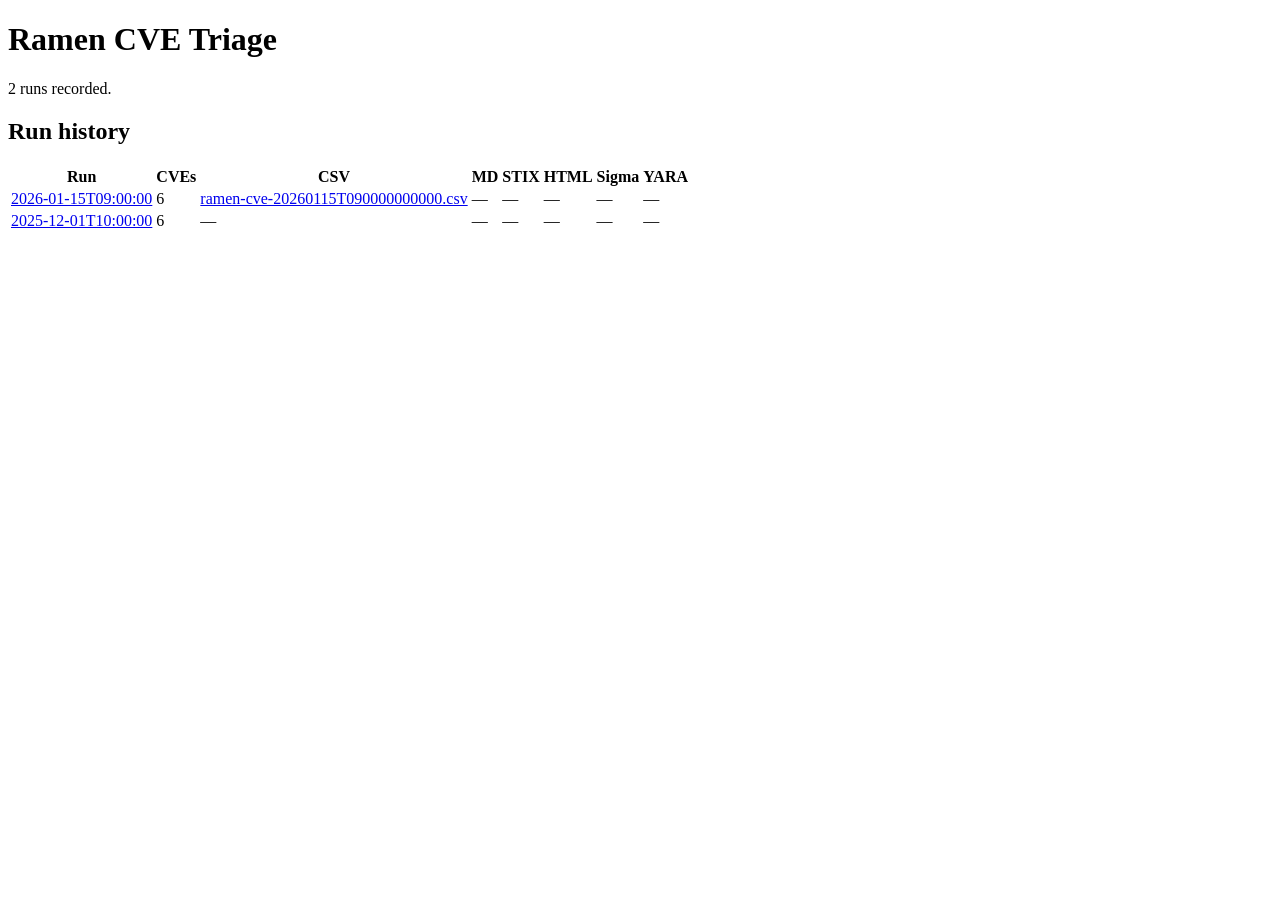
<file: examples/_web-sample/index.html>
<!doctype html>
<html lang="en">
<head>
<meta charset="utf-8">
<meta name="generator" content="ramen-cve 0.2.0">
<title>Ramen CVE Triage</title>
<link rel="stylesheet" href="static/style.css">
</head>
<body>
<h1>Ramen CVE Triage</h1>
<p>2 runs recorded.</p>
<h2>Run history</h2>
<table>
<tr><th>Run</th><th>CVEs</th><th>CSV</th><th>MD</th><th>STIX</th><th>HTML</th><th>Sigma</th><th>YARA</th></tr>
<tr><td><a href="runs/2026-01-15T09-00-00.html">2026-01-15T09:00:00</a></td><td>6</td><td><a href="out/ramen-cve-20260115T090000000000.csv">ramen-cve-20260115T090000000000.csv</a></td><td>—</td><td>—</td><td>—</td><td>—</td><td>—</td></tr>
<tr><td><a href="runs/2025-12-01T10-00-00.html">2025-12-01T10:00:00</a></td><td>6</td><td>—</td><td>—</td><td>—</td><td>—</td><td>—</td><td>—</td></tr>
</table>
</body>
</html>
</file>
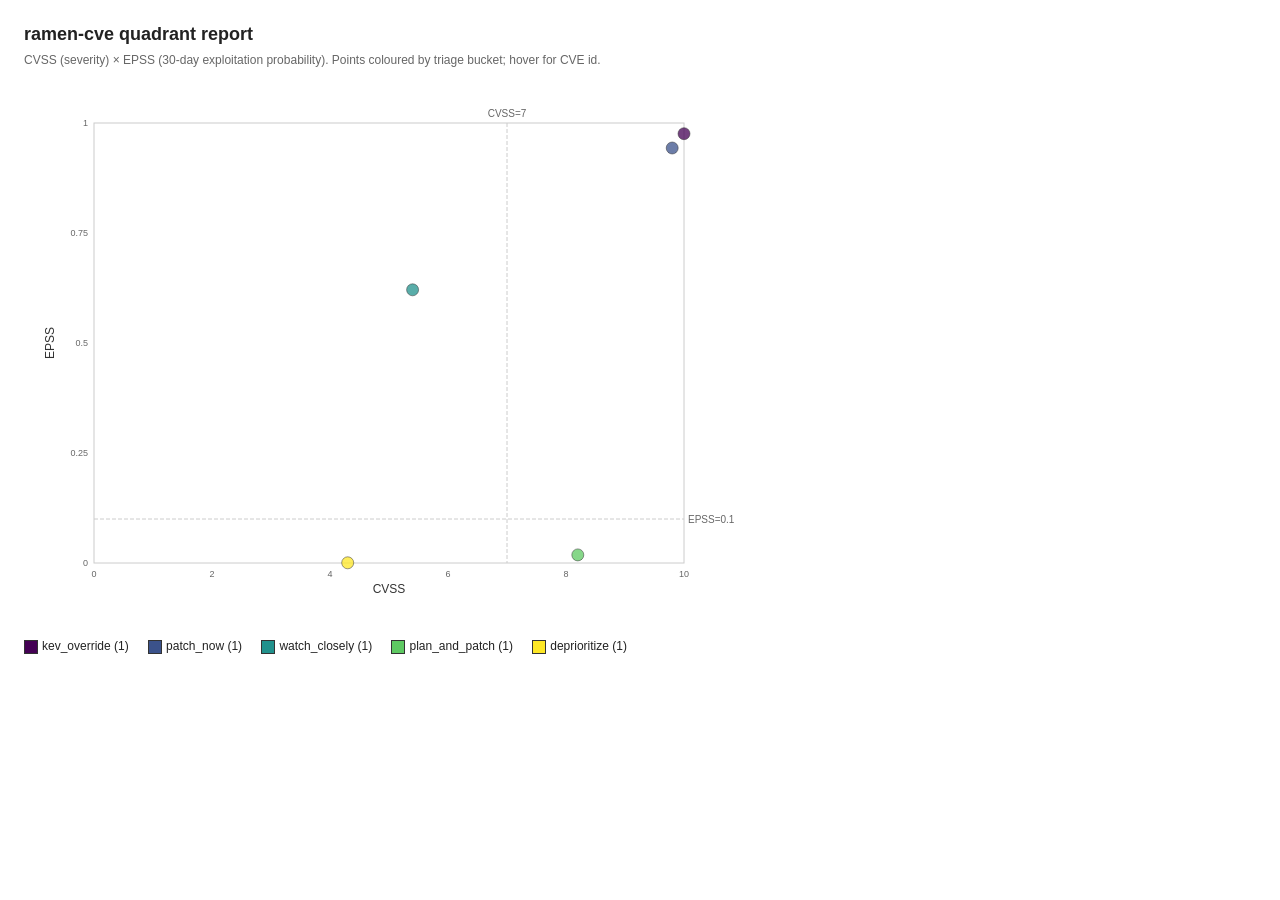
<file: examples/sample-quadrant.html>
<!DOCTYPE html>
<html lang="en">
<head>
<meta charset="utf-8">
<title>ramen-cve quadrant report</title>
<style>
body { font-family: -apple-system, BlinkMacSystemFont, "Segoe UI", Helvetica, Arial, sans-serif; margin: 24px; color: #222; }
h1 { font-size: 18px; margin: 0 0 8px; }
.meta { color: #666; font-size: 12px; margin: 0 0 16px; }
.chart { max-width: 720px; }
.legend { list-style: none; padding: 0; margin: 12px 0 0; font-size: 12px; }
.legend li { display: inline-block; margin-right: 16px; margin-bottom: 4px; }
.swatch { display: inline-block; width: 12px; height: 12px; margin-right: 4px; vertical-align: middle; border: 1px solid #333; }
svg circle { cursor: default; }
svg circle:hover { stroke-width: 2; }
@media print { body { margin: 0; } }
</style>
</head>
<body>
<h1>ramen-cve quadrant report</h1>
<p class="meta">CVSS (severity) × EPSS (30-day exploitation probability). Points coloured by triage bucket; hover for CVE id.</p>
<div class="chart">
<svg xmlns="http://www.w3.org/2000/svg" viewBox="0 0 720 540" role="img" aria-label="CVSS by EPSS quadrant chart">
<rect class="plot-frame" x="70" y="40" width="590" height="440" fill="none" stroke="#cccccc" stroke-width="1"/>
<line class="threshold cvss-threshold" x1="483.0" y1="40" x2="483.0" y2="480" stroke="#cccccc" stroke-dasharray="4,2" stroke-width="1"/>
<line class="threshold epss-threshold" x1="70" y1="436.0" x2="660" y2="436.0" stroke="#cccccc" stroke-dasharray="4,2" stroke-width="1"/>
<text class="threshold-label" x="483.0" y="34" text-anchor="middle" font-size="10" fill="#666666">CVSS=7</text>
<text class="threshold-label" x="664" y="436.0" text-anchor="start" font-size="10" fill="#666666" dy="0.35em">EPSS=0.1</text>
<text class="axis-label x-axis" x="365.0" y="510" text-anchor="middle" font-size="12" fill="#333333">CVSS</text>
<text class="axis-label y-axis" x="30.0" y="260.0" text-anchor="middle" font-size="12" fill="#333333" transform="rotate(-90 30.0 260.0)">EPSS</text>
<text class="tick x-tick" x="70.0" y="494" text-anchor="middle" font-size="9" fill="#666666">0</text>
<text class="tick x-tick" x="188.0" y="494" text-anchor="middle" font-size="9" fill="#666666">2</text>
<text class="tick x-tick" x="306.0" y="494" text-anchor="middle" font-size="9" fill="#666666">4</text>
<text class="tick x-tick" x="424.0" y="494" text-anchor="middle" font-size="9" fill="#666666">6</text>
<text class="tick x-tick" x="542.0" y="494" text-anchor="middle" font-size="9" fill="#666666">8</text>
<text class="tick x-tick" x="660.0" y="494" text-anchor="middle" font-size="9" fill="#666666">10</text>
<text class="tick y-tick" x="64" y="480.0" text-anchor="end" font-size="9" fill="#666666" dy="0.35em">0</text>
<text class="tick y-tick" x="64" y="370.0" text-anchor="end" font-size="9" fill="#666666" dy="0.35em">0.25</text>
<text class="tick y-tick" x="64" y="260.0" text-anchor="end" font-size="9" fill="#666666" dy="0.35em">0.5</text>
<text class="tick y-tick" x="64" y="150.0" text-anchor="end" font-size="9" fill="#666666" dy="0.35em">0.75</text>
<text class="tick y-tick" x="64" y="40.0" text-anchor="end" font-size="9" fill="#666666" dy="0.35em">1</text>
<circle class="cve cve-kev_override" cx="660.0" cy="50.7" r="6" fill="#440154" fill-opacity="0.75" stroke="#333333" stroke-width="0.5"><title>CVE-2021-44228 — CVSS 10.0, EPSS 0.9757 (kev_override)</title></circle>
<circle class="cve cve-patch_now" cx="648.2" cy="65.0" r="6" fill="#3b528b" fill-opacity="0.75" stroke="#333333" stroke-width="0.5"><title>CVE-2021-26855 — CVSS 9.8, EPSS 0.9432 (patch_now)</title></circle>
<circle class="cve cve-plan_and_patch" cx="553.8" cy="471.9" r="6" fill="#5ec962" fill-opacity="0.75" stroke="#333333" stroke-width="0.5"><title>CVE-2024-0002 — CVSS 8.2, EPSS 0.0184 (plan_and_patch)</title></circle>
<circle class="cve cve-watch_closely" cx="388.6" cy="206.8" r="6" fill="#21918c" fill-opacity="0.75" stroke="#333333" stroke-width="0.5"><title>CVE-2024-0003 — CVSS 5.4, EPSS 0.6210 (watch_closely)</title></circle>
<circle class="cve cve-deprioritize" cx="323.7" cy="479.8" r="6" fill="#fde725" fill-opacity="0.75" stroke="#333333" stroke-width="0.5"><title>CVE-2024-0001 — CVSS 4.3, EPSS 0.0004 (deprioritize)</title></circle>
</svg>
</div>
<ul class="legend">
        <li><span class="swatch" style="background:#440154"></span>kev_override (1)</li>
        <li><span class="swatch" style="background:#3b528b"></span>patch_now (1)</li>
        <li><span class="swatch" style="background:#21918c"></span>watch_closely (1)</li>
        <li><span class="swatch" style="background:#5ec962"></span>plan_and_patch (1)</li>
        <li><span class="swatch" style="background:#fde725"></span>deprioritize (1)</li>
</ul>
</body>
</html>
</file>
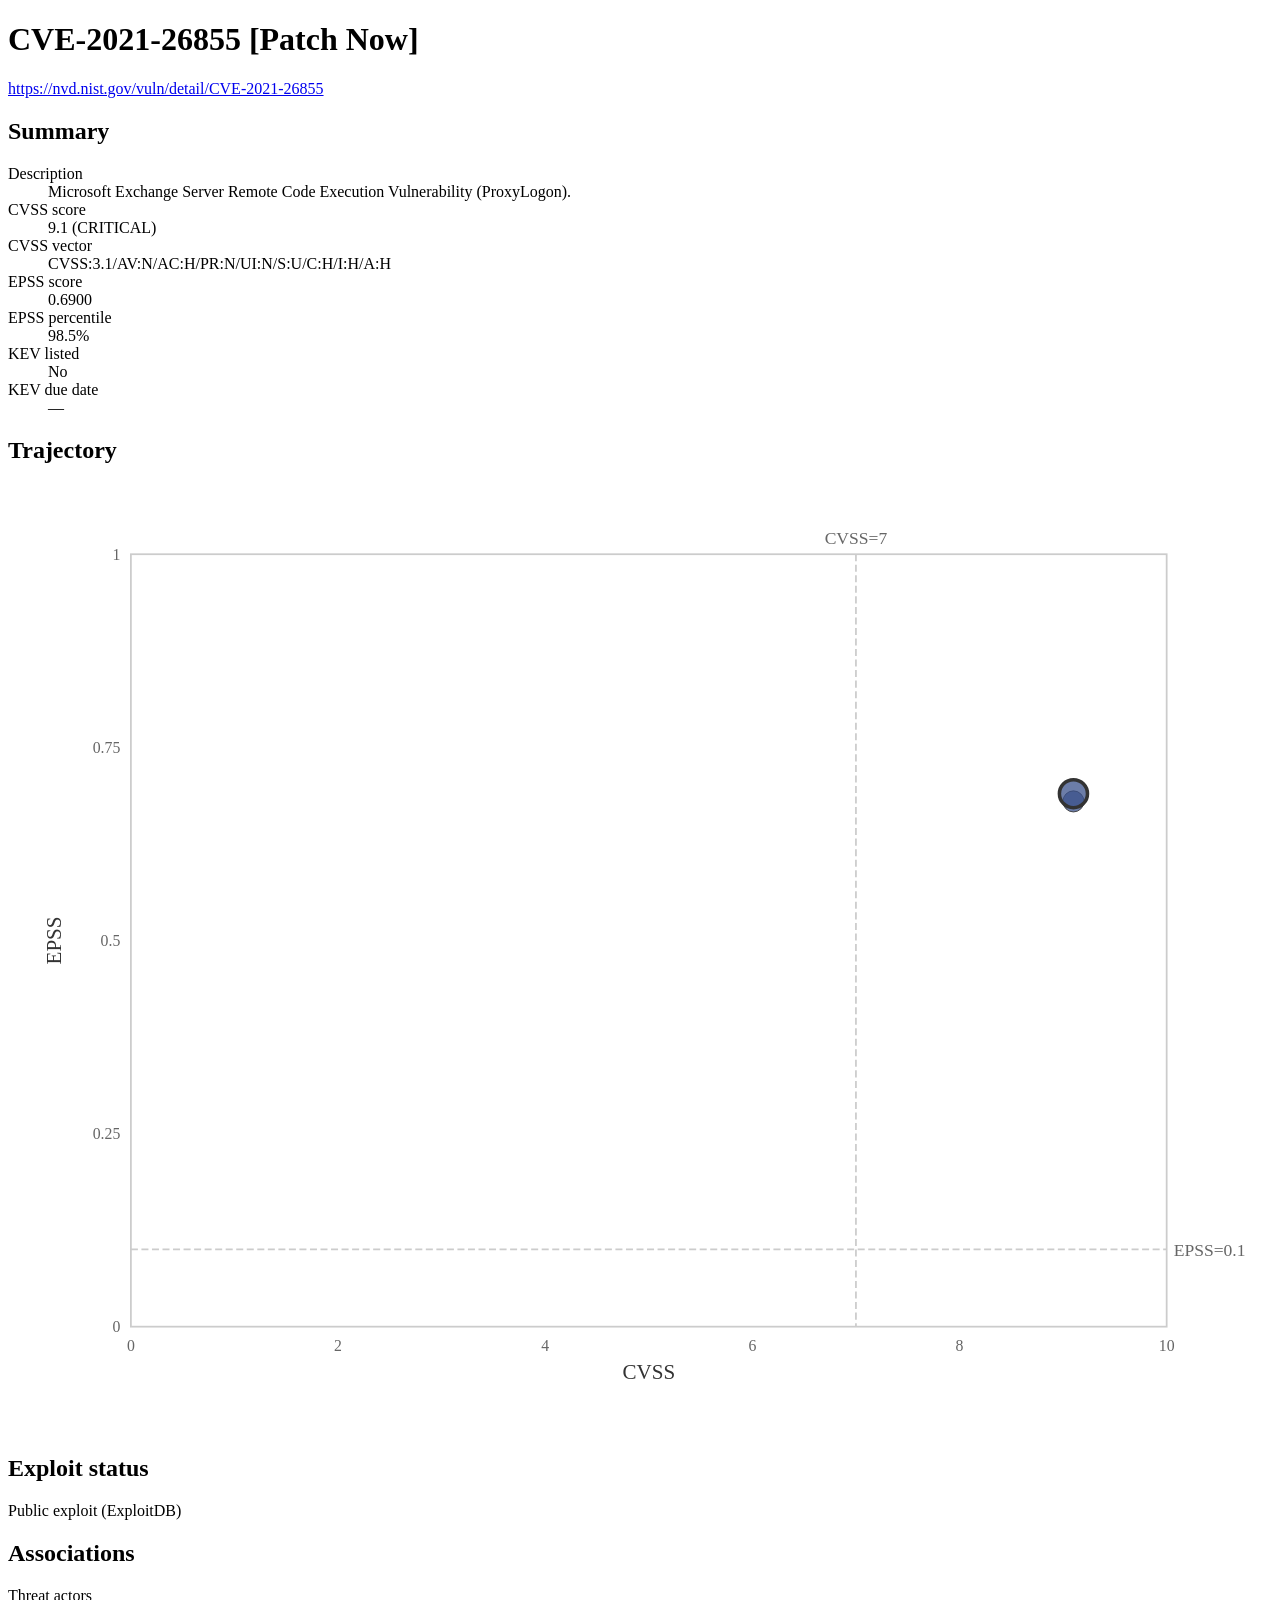
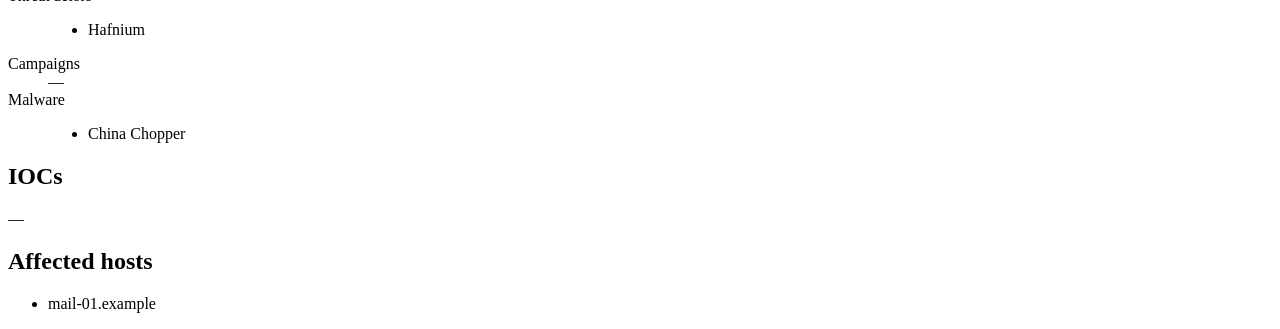
<file: examples/_web-sample/cve/CVE-2021-26855.html>
<!doctype html>
<html lang="en">
<head>
<meta charset="utf-8">
<meta name="generator" content="ramen-cve 0.2.0">
<title>CVE-2021-26855 — Ramen CVE Triage</title>
<link rel="stylesheet" href="../static/style.css">
</head>
<body>
<h1>CVE-2021-26855 <span class="bucket">[Patch Now]</span></h1>
<p><a href="https://nvd.nist.gov/vuln/detail/CVE-2021-26855">https://nvd.nist.gov/vuln/detail/CVE-2021-26855</a></p>
<h2>Summary</h2>
<dl class="cve-summary">
<dt>Description</dt><dd>Microsoft Exchange Server Remote Code Execution Vulnerability (ProxyLogon).</dd>
<dt>CVSS score</dt><dd>9.1 (CRITICAL)</dd>
<dt>CVSS vector</dt><dd>CVSS:3.1/AV:N/AC:H/PR:N/UI:N/S:U/C:H/I:H/A:H</dd>
<dt>EPSS score</dt><dd>0.6900</dd>
<dt>EPSS percentile</dt><dd>98.5%</dd>
<dt>KEV listed</dt><dd>No</dd>
<dt>KEV due date</dt><dd>—</dd>
</dl>
<h2>Trajectory</h2>
<svg xmlns="http://www.w3.org/2000/svg" viewBox="0 0 720 540" role="img" aria-label="CVSS by EPSS quadrant chart">
<rect class="plot-frame" x="70" y="40" width="590" height="440" fill="none" stroke="#cccccc" stroke-width="1"/>
<line class="threshold cvss-threshold" x1="483.0" y1="40" x2="483.0" y2="480" stroke="#cccccc" stroke-dasharray="4,2" stroke-width="1"/>
<line class="threshold epss-threshold" x1="70" y1="436.0" x2="660" y2="436.0" stroke="#cccccc" stroke-dasharray="4,2" stroke-width="1"/>
<text class="threshold-label" x="483.0" y="34" text-anchor="middle" font-size="10" fill="#666666">CVSS=7</text>
<text class="threshold-label" x="664" y="436.0" text-anchor="start" font-size="10" fill="#666666" dy="0.35em">EPSS=0.1</text>
<text class="axis-label x-axis" x="365.0" y="510" text-anchor="middle" font-size="12" fill="#333333">CVSS</text>
<text class="axis-label y-axis" x="30.0" y="260.0" text-anchor="middle" font-size="12" fill="#333333" transform="rotate(-90 30.0 260.0)">EPSS</text>
<text class="tick x-tick" x="70.0" y="494" text-anchor="middle" font-size="9" fill="#666666">0</text>
<text class="tick x-tick" x="188.0" y="494" text-anchor="middle" font-size="9" fill="#666666">2</text>
<text class="tick x-tick" x="306.0" y="494" text-anchor="middle" font-size="9" fill="#666666">4</text>
<text class="tick x-tick" x="424.0" y="494" text-anchor="middle" font-size="9" fill="#666666">6</text>
<text class="tick x-tick" x="542.0" y="494" text-anchor="middle" font-size="9" fill="#666666">8</text>
<text class="tick x-tick" x="660.0" y="494" text-anchor="middle" font-size="9" fill="#666666">10</text>
<text class="tick y-tick" x="64" y="480.0" text-anchor="end" font-size="9" fill="#666666" dy="0.35em">0</text>
<text class="tick y-tick" x="64" y="370.0" text-anchor="end" font-size="9" fill="#666666" dy="0.35em">0.25</text>
<text class="tick y-tick" x="64" y="260.0" text-anchor="end" font-size="9" fill="#666666" dy="0.35em">0.5</text>
<text class="tick y-tick" x="64" y="150.0" text-anchor="end" font-size="9" fill="#666666" dy="0.35em">0.75</text>
<text class="tick y-tick" x="64" y="40.0" text-anchor="end" font-size="9" fill="#666666" dy="0.35em">1</text>
<circle class="cve cve-patch_now" cx="606.9" cy="180.8" r="6" fill="#3b528b" fill-opacity="0.75" stroke="#333333" stroke-width="0.5"><title>2025-12-01T10:00:00 — CVSS 9.1, EPSS 0.6800 (patch_now)</title></circle>
<circle class="cve cve-patch_now cve-latest" cx="606.9" cy="176.4" r="8" fill="#3b528b" fill-opacity="0.75" stroke="#333333" stroke-width="2"><title>2026-01-15T09:00:00 — CVSS 9.1, EPSS 0.6900 (patch_now)</title></circle>
</svg>
<h2>Exploit status</h2>
<p>Public exploit (ExploitDB)</p>
<h2>Associations</h2>
<dl class="cve-associations">
<dt>Threat actors</dt><dd><ul><li>Hafnium</li></ul></dd>
<dt>Campaigns</dt><dd>—</dd>
<dt>Malware</dt><dd><ul><li>China Chopper</li></ul></dd>
</dl>
<h2>IOCs</h2>
<p>—</p>
<h2>Affected hosts</h2>
<ul><li>mail-01.example</li></ul>
</body>
</html>
</file>
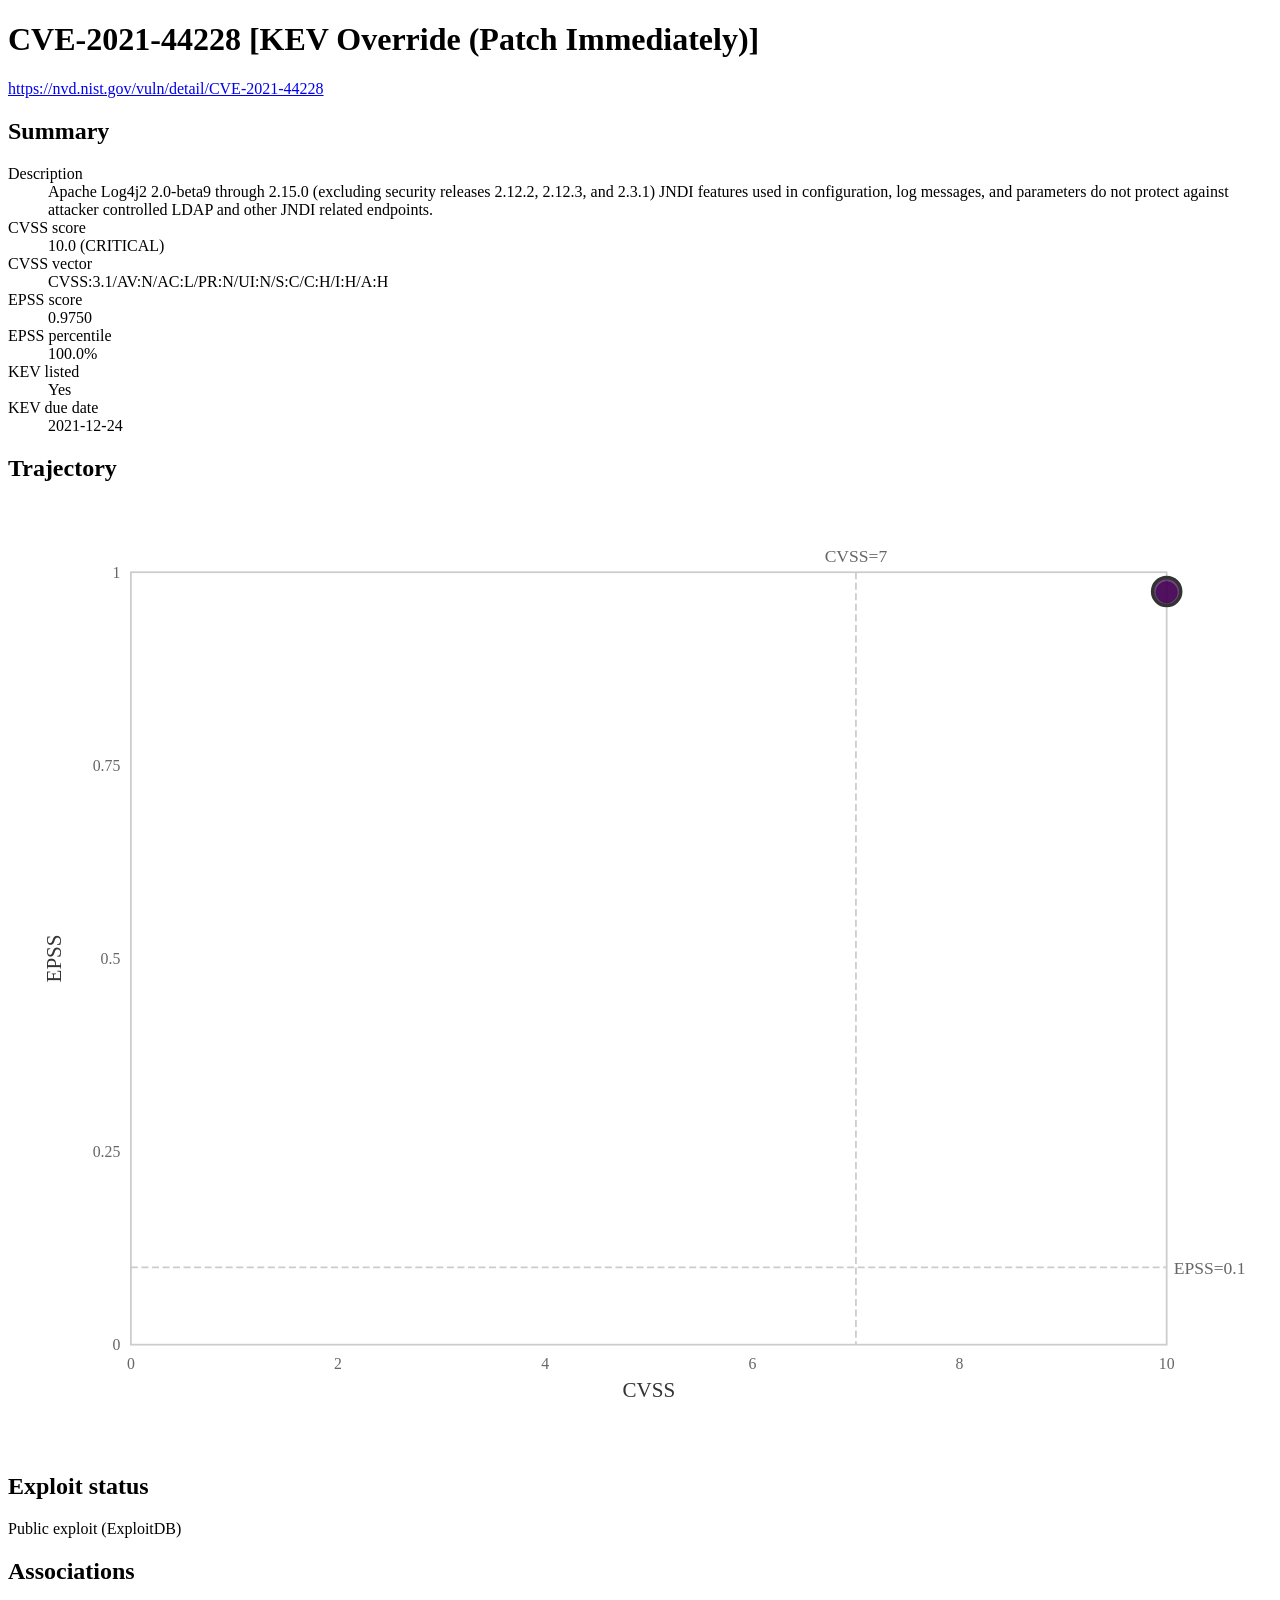
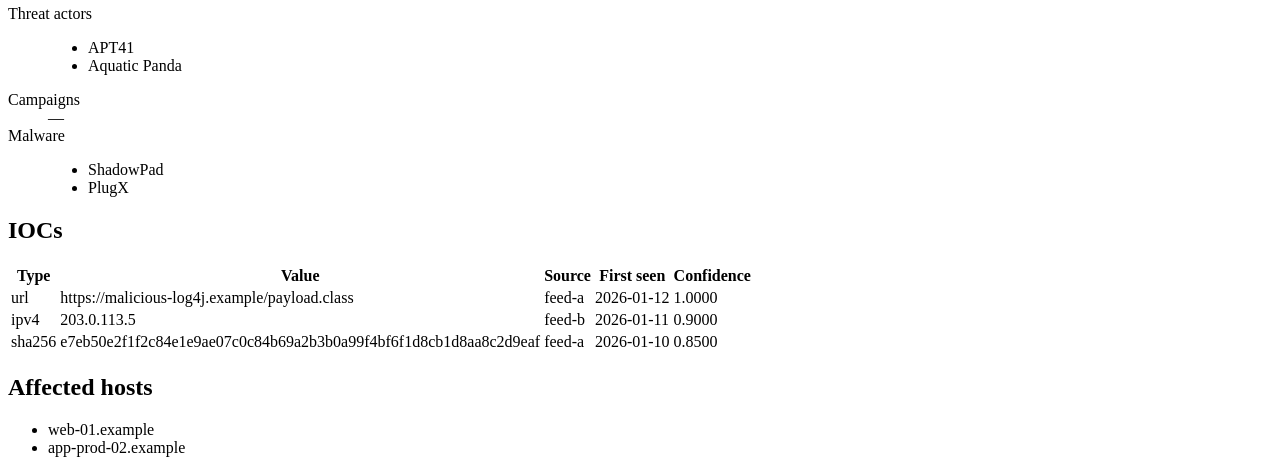
<file: examples/_web-sample/cve/CVE-2021-44228.html>
<!doctype html>
<html lang="en">
<head>
<meta charset="utf-8">
<meta name="generator" content="ramen-cve 0.2.0">
<title>CVE-2021-44228 — Ramen CVE Triage</title>
<link rel="stylesheet" href="../static/style.css">
</head>
<body>
<h1>CVE-2021-44228 <span class="bucket">[KEV Override (Patch Immediately)]</span></h1>
<p><a href="https://nvd.nist.gov/vuln/detail/CVE-2021-44228">https://nvd.nist.gov/vuln/detail/CVE-2021-44228</a></p>
<h2>Summary</h2>
<dl class="cve-summary">
<dt>Description</dt><dd>Apache Log4j2 2.0-beta9 through 2.15.0 (excluding security releases 2.12.2, 2.12.3, and 2.3.1) JNDI features used in configuration, log messages, and parameters do not protect against attacker controlled LDAP and other JNDI related endpoints.</dd>
<dt>CVSS score</dt><dd>10.0 (CRITICAL)</dd>
<dt>CVSS vector</dt><dd>CVSS:3.1/AV:N/AC:L/PR:N/UI:N/S:C/C:H/I:H/A:H</dd>
<dt>EPSS score</dt><dd>0.9750</dd>
<dt>EPSS percentile</dt><dd>100.0%</dd>
<dt>KEV listed</dt><dd>Yes</dd>
<dt>KEV due date</dt><dd>2021-12-24</dd>
</dl>
<h2>Trajectory</h2>
<svg xmlns="http://www.w3.org/2000/svg" viewBox="0 0 720 540" role="img" aria-label="CVSS by EPSS quadrant chart">
<rect class="plot-frame" x="70" y="40" width="590" height="440" fill="none" stroke="#cccccc" stroke-width="1"/>
<line class="threshold cvss-threshold" x1="483.0" y1="40" x2="483.0" y2="480" stroke="#cccccc" stroke-dasharray="4,2" stroke-width="1"/>
<line class="threshold epss-threshold" x1="70" y1="436.0" x2="660" y2="436.0" stroke="#cccccc" stroke-dasharray="4,2" stroke-width="1"/>
<text class="threshold-label" x="483.0" y="34" text-anchor="middle" font-size="10" fill="#666666">CVSS=7</text>
<text class="threshold-label" x="664" y="436.0" text-anchor="start" font-size="10" fill="#666666" dy="0.35em">EPSS=0.1</text>
<text class="axis-label x-axis" x="365.0" y="510" text-anchor="middle" font-size="12" fill="#333333">CVSS</text>
<text class="axis-label y-axis" x="30.0" y="260.0" text-anchor="middle" font-size="12" fill="#333333" transform="rotate(-90 30.0 260.0)">EPSS</text>
<text class="tick x-tick" x="70.0" y="494" text-anchor="middle" font-size="9" fill="#666666">0</text>
<text class="tick x-tick" x="188.0" y="494" text-anchor="middle" font-size="9" fill="#666666">2</text>
<text class="tick x-tick" x="306.0" y="494" text-anchor="middle" font-size="9" fill="#666666">4</text>
<text class="tick x-tick" x="424.0" y="494" text-anchor="middle" font-size="9" fill="#666666">6</text>
<text class="tick x-tick" x="542.0" y="494" text-anchor="middle" font-size="9" fill="#666666">8</text>
<text class="tick x-tick" x="660.0" y="494" text-anchor="middle" font-size="9" fill="#666666">10</text>
<text class="tick y-tick" x="64" y="480.0" text-anchor="end" font-size="9" fill="#666666" dy="0.35em">0</text>
<text class="tick y-tick" x="64" y="370.0" text-anchor="end" font-size="9" fill="#666666" dy="0.35em">0.25</text>
<text class="tick y-tick" x="64" y="260.0" text-anchor="end" font-size="9" fill="#666666" dy="0.35em">0.5</text>
<text class="tick y-tick" x="64" y="150.0" text-anchor="end" font-size="9" fill="#666666" dy="0.35em">0.75</text>
<text class="tick y-tick" x="64" y="40.0" text-anchor="end" font-size="9" fill="#666666" dy="0.35em">1</text>
<circle class="cve cve-kev_override" cx="660.0" cy="51.4" r="6" fill="#440154" fill-opacity="0.75" stroke="#333333" stroke-width="0.5"><title>2025-12-01T10:00:00 — CVSS 10.0, EPSS 0.9742 (kev_override)</title></circle>
<circle class="cve cve-kev_override cve-latest" cx="660.0" cy="51.0" r="8" fill="#440154" fill-opacity="0.75" stroke="#333333" stroke-width="2"><title>2026-01-15T09:00:00 — CVSS 10.0, EPSS 0.9750 (kev_override)</title></circle>
</svg>
<h2>Exploit status</h2>
<p>Public exploit (ExploitDB)</p>
<h2>Associations</h2>
<dl class="cve-associations">
<dt>Threat actors</dt><dd><ul><li>APT41</li><li>Aquatic Panda</li></ul></dd>
<dt>Campaigns</dt><dd>—</dd>
<dt>Malware</dt><dd><ul><li>ShadowPad</li><li>PlugX</li></ul></dd>
</dl>
<h2>IOCs</h2>
<table class="cve-iocs">
<tr><th>Type</th><th>Value</th><th>Source</th><th>First seen</th><th>Confidence</th></tr>
<tr><td>url</td><td>https://malicious-log4j.example/payload.class</td><td>feed-a</td><td>2026-01-12</td><td>1.0000</td></tr>
<tr><td>ipv4</td><td>203.0.113.5</td><td>feed-b</td><td>2026-01-11</td><td>0.9000</td></tr>
<tr><td>sha256</td><td>e7eb50e2f1f2c84e1e9ae07c0c84b69a2b3b0a99f4bf6f1d8cb1d8aa8c2d9eaf</td><td>feed-a</td><td>2026-01-10</td><td>0.8500</td></tr>
</table>
<h2>Affected hosts</h2>
<ul><li>web-01.example</li><li>app-prod-02.example</li></ul>
</body>
</html>
</file>
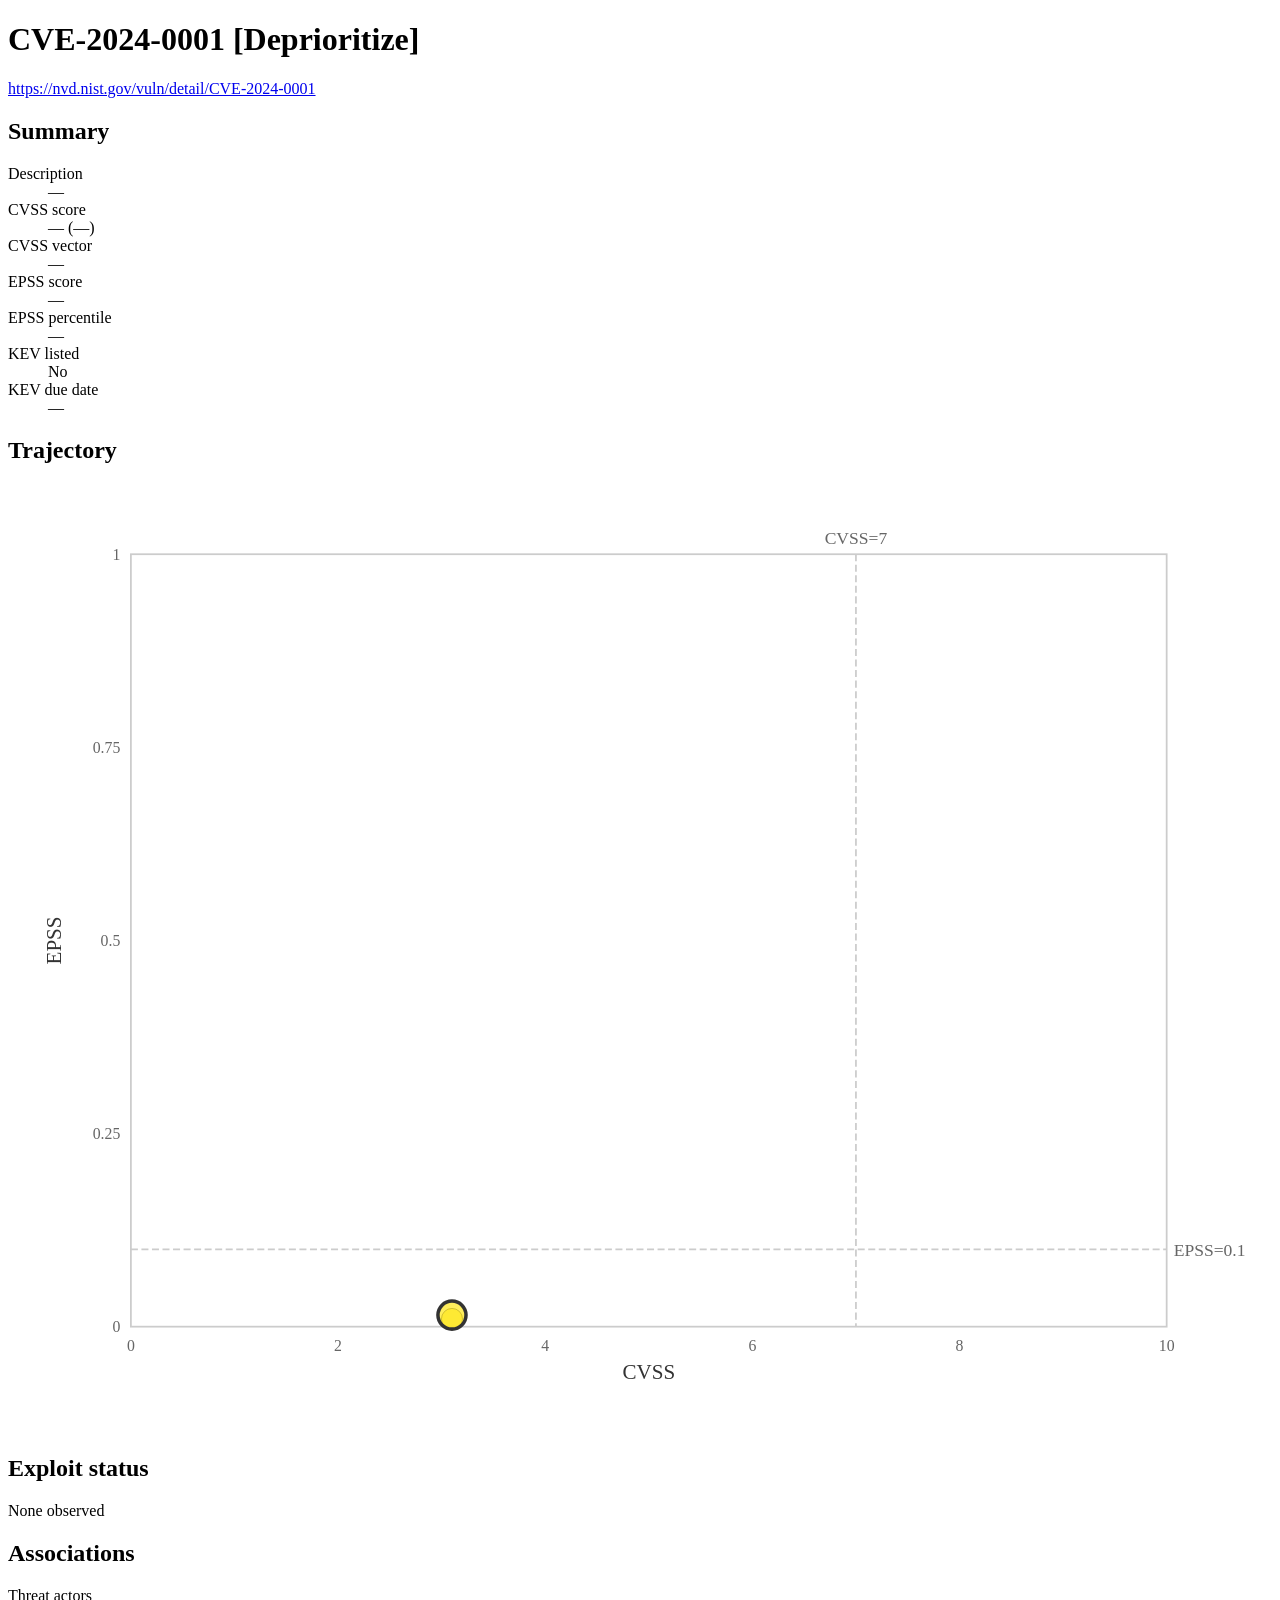
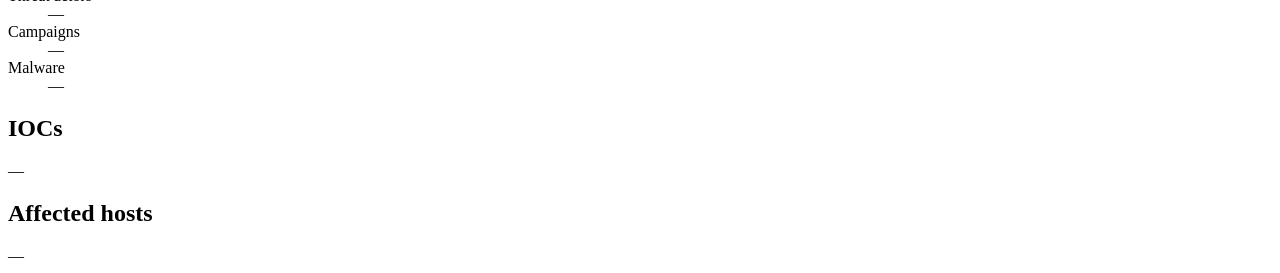
<file: examples/_web-sample/cve/CVE-2024-0001.html>
<!doctype html>
<html lang="en">
<head>
<meta charset="utf-8">
<meta name="generator" content="ramen-cve 0.2.0">
<title>CVE-2024-0001 — Ramen CVE Triage</title>
<link rel="stylesheet" href="../static/style.css">
</head>
<body>
<h1>CVE-2024-0001 <span class="bucket">[Deprioritize]</span></h1>
<p><a href="https://nvd.nist.gov/vuln/detail/CVE-2024-0001">https://nvd.nist.gov/vuln/detail/CVE-2024-0001</a></p>
<h2>Summary</h2>
<dl class="cve-summary">
<dt>Description</dt><dd>—</dd>
<dt>CVSS score</dt><dd>— (—)</dd>
<dt>CVSS vector</dt><dd>—</dd>
<dt>EPSS score</dt><dd>—</dd>
<dt>EPSS percentile</dt><dd>—</dd>
<dt>KEV listed</dt><dd>No</dd>
<dt>KEV due date</dt><dd>—</dd>
</dl>
<h2>Trajectory</h2>
<svg xmlns="http://www.w3.org/2000/svg" viewBox="0 0 720 540" role="img" aria-label="CVSS by EPSS quadrant chart">
<rect class="plot-frame" x="70" y="40" width="590" height="440" fill="none" stroke="#cccccc" stroke-width="1"/>
<line class="threshold cvss-threshold" x1="483.0" y1="40" x2="483.0" y2="480" stroke="#cccccc" stroke-dasharray="4,2" stroke-width="1"/>
<line class="threshold epss-threshold" x1="70" y1="436.0" x2="660" y2="436.0" stroke="#cccccc" stroke-dasharray="4,2" stroke-width="1"/>
<text class="threshold-label" x="483.0" y="34" text-anchor="middle" font-size="10" fill="#666666">CVSS=7</text>
<text class="threshold-label" x="664" y="436.0" text-anchor="start" font-size="10" fill="#666666" dy="0.35em">EPSS=0.1</text>
<text class="axis-label x-axis" x="365.0" y="510" text-anchor="middle" font-size="12" fill="#333333">CVSS</text>
<text class="axis-label y-axis" x="30.0" y="260.0" text-anchor="middle" font-size="12" fill="#333333" transform="rotate(-90 30.0 260.0)">EPSS</text>
<text class="tick x-tick" x="70.0" y="494" text-anchor="middle" font-size="9" fill="#666666">0</text>
<text class="tick x-tick" x="188.0" y="494" text-anchor="middle" font-size="9" fill="#666666">2</text>
<text class="tick x-tick" x="306.0" y="494" text-anchor="middle" font-size="9" fill="#666666">4</text>
<text class="tick x-tick" x="424.0" y="494" text-anchor="middle" font-size="9" fill="#666666">6</text>
<text class="tick x-tick" x="542.0" y="494" text-anchor="middle" font-size="9" fill="#666666">8</text>
<text class="tick x-tick" x="660.0" y="494" text-anchor="middle" font-size="9" fill="#666666">10</text>
<text class="tick y-tick" x="64" y="480.0" text-anchor="end" font-size="9" fill="#666666" dy="0.35em">0</text>
<text class="tick y-tick" x="64" y="370.0" text-anchor="end" font-size="9" fill="#666666" dy="0.35em">0.25</text>
<text class="tick y-tick" x="64" y="260.0" text-anchor="end" font-size="9" fill="#666666" dy="0.35em">0.5</text>
<text class="tick y-tick" x="64" y="150.0" text-anchor="end" font-size="9" fill="#666666" dy="0.35em">0.75</text>
<text class="tick y-tick" x="64" y="40.0" text-anchor="end" font-size="9" fill="#666666" dy="0.35em">1</text>
<circle class="cve cve-deprioritize" cx="252.9" cy="475.6" r="6" fill="#fde725" fill-opacity="0.75" stroke="#333333" stroke-width="0.5"><title>2025-12-01T10:00:00 — CVSS 3.1, EPSS 0.0100 (deprioritize)</title></circle>
<circle class="cve cve-deprioritize cve-latest" cx="252.9" cy="473.4" r="8" fill="#fde725" fill-opacity="0.75" stroke="#333333" stroke-width="2"><title>2026-01-15T09:00:00 — CVSS 3.1, EPSS 0.0150 (deprioritize)</title></circle>
</svg>
<h2>Exploit status</h2>
<p>None observed</p>
<h2>Associations</h2>
<dl class="cve-associations">
<dt>Threat actors</dt><dd>—</dd>
<dt>Campaigns</dt><dd>—</dd>
<dt>Malware</dt><dd>—</dd>
</dl>
<h2>IOCs</h2>
<p>—</p>
<h2>Affected hosts</h2>
—
</body>
</html>
</file>
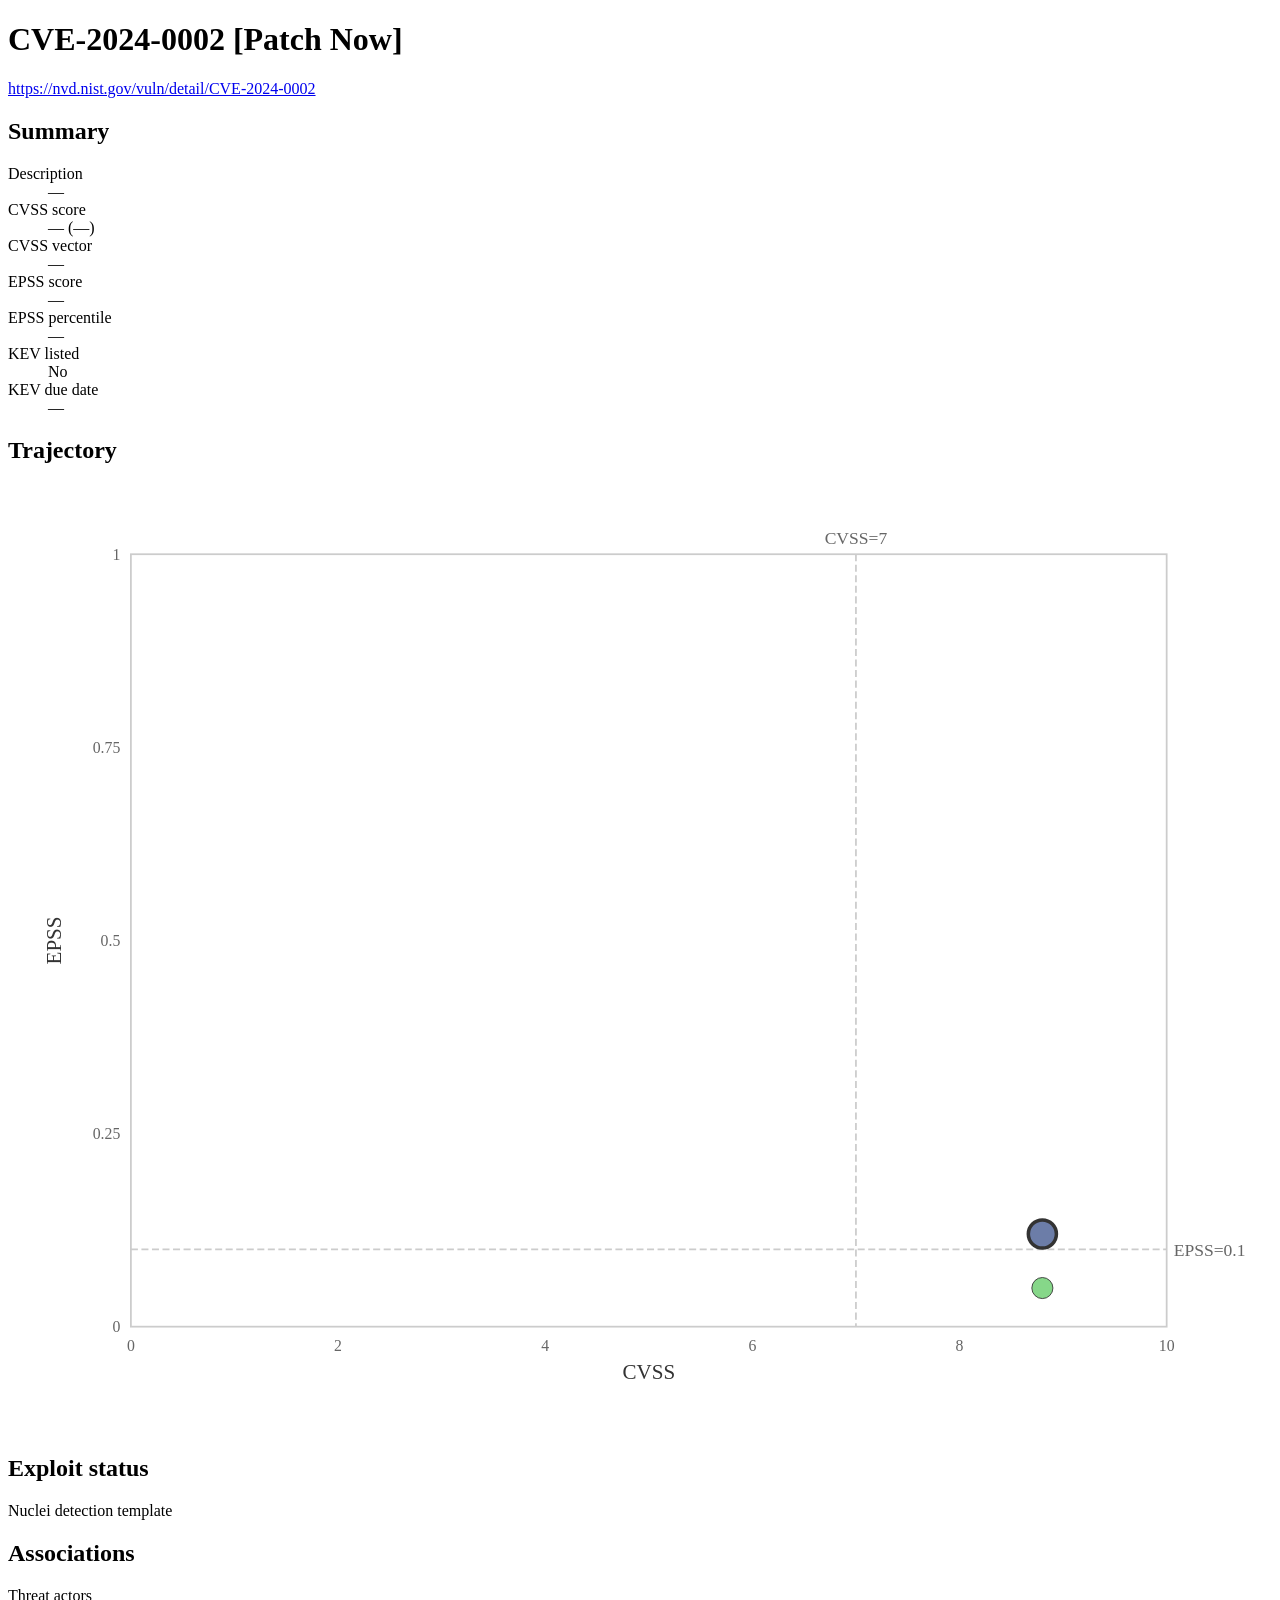
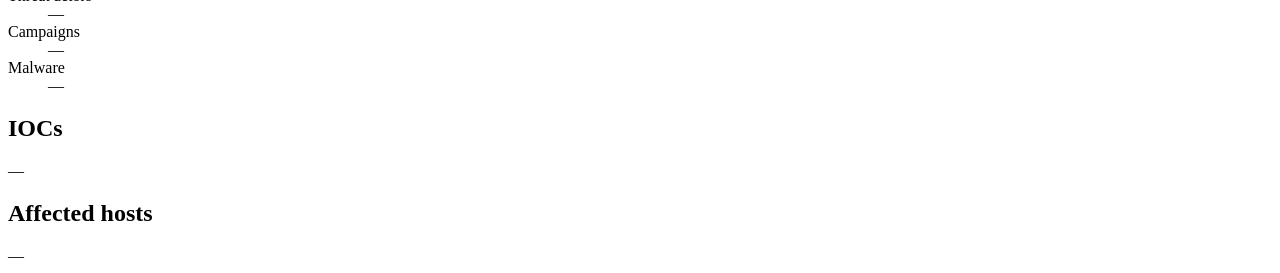
<file: examples/_web-sample/cve/CVE-2024-0002.html>
<!doctype html>
<html lang="en">
<head>
<meta charset="utf-8">
<meta name="generator" content="ramen-cve 0.2.0">
<title>CVE-2024-0002 — Ramen CVE Triage</title>
<link rel="stylesheet" href="../static/style.css">
</head>
<body>
<h1>CVE-2024-0002 <span class="bucket">[Patch Now]</span></h1>
<p><a href="https://nvd.nist.gov/vuln/detail/CVE-2024-0002">https://nvd.nist.gov/vuln/detail/CVE-2024-0002</a></p>
<h2>Summary</h2>
<dl class="cve-summary">
<dt>Description</dt><dd>—</dd>
<dt>CVSS score</dt><dd>— (—)</dd>
<dt>CVSS vector</dt><dd>—</dd>
<dt>EPSS score</dt><dd>—</dd>
<dt>EPSS percentile</dt><dd>—</dd>
<dt>KEV listed</dt><dd>No</dd>
<dt>KEV due date</dt><dd>—</dd>
</dl>
<h2>Trajectory</h2>
<svg xmlns="http://www.w3.org/2000/svg" viewBox="0 0 720 540" role="img" aria-label="CVSS by EPSS quadrant chart">
<rect class="plot-frame" x="70" y="40" width="590" height="440" fill="none" stroke="#cccccc" stroke-width="1"/>
<line class="threshold cvss-threshold" x1="483.0" y1="40" x2="483.0" y2="480" stroke="#cccccc" stroke-dasharray="4,2" stroke-width="1"/>
<line class="threshold epss-threshold" x1="70" y1="436.0" x2="660" y2="436.0" stroke="#cccccc" stroke-dasharray="4,2" stroke-width="1"/>
<text class="threshold-label" x="483.0" y="34" text-anchor="middle" font-size="10" fill="#666666">CVSS=7</text>
<text class="threshold-label" x="664" y="436.0" text-anchor="start" font-size="10" fill="#666666" dy="0.35em">EPSS=0.1</text>
<text class="axis-label x-axis" x="365.0" y="510" text-anchor="middle" font-size="12" fill="#333333">CVSS</text>
<text class="axis-label y-axis" x="30.0" y="260.0" text-anchor="middle" font-size="12" fill="#333333" transform="rotate(-90 30.0 260.0)">EPSS</text>
<text class="tick x-tick" x="70.0" y="494" text-anchor="middle" font-size="9" fill="#666666">0</text>
<text class="tick x-tick" x="188.0" y="494" text-anchor="middle" font-size="9" fill="#666666">2</text>
<text class="tick x-tick" x="306.0" y="494" text-anchor="middle" font-size="9" fill="#666666">4</text>
<text class="tick x-tick" x="424.0" y="494" text-anchor="middle" font-size="9" fill="#666666">6</text>
<text class="tick x-tick" x="542.0" y="494" text-anchor="middle" font-size="9" fill="#666666">8</text>
<text class="tick x-tick" x="660.0" y="494" text-anchor="middle" font-size="9" fill="#666666">10</text>
<text class="tick y-tick" x="64" y="480.0" text-anchor="end" font-size="9" fill="#666666" dy="0.35em">0</text>
<text class="tick y-tick" x="64" y="370.0" text-anchor="end" font-size="9" fill="#666666" dy="0.35em">0.25</text>
<text class="tick y-tick" x="64" y="260.0" text-anchor="end" font-size="9" fill="#666666" dy="0.35em">0.5</text>
<text class="tick y-tick" x="64" y="150.0" text-anchor="end" font-size="9" fill="#666666" dy="0.35em">0.75</text>
<text class="tick y-tick" x="64" y="40.0" text-anchor="end" font-size="9" fill="#666666" dy="0.35em">1</text>
<circle class="cve cve-plan_and_patch" cx="589.2" cy="458.0" r="6" fill="#5ec962" fill-opacity="0.75" stroke="#333333" stroke-width="0.5"><title>2025-12-01T10:00:00 — CVSS 8.8, EPSS 0.0500 (plan_and_patch)</title></circle>
<circle class="cve cve-patch_now cve-latest" cx="589.2" cy="427.2" r="8" fill="#3b528b" fill-opacity="0.75" stroke="#333333" stroke-width="2"><title>2026-01-15T09:00:00 — CVSS 8.8, EPSS 0.1200 (patch_now)</title></circle>
</svg>
<h2>Exploit status</h2>
<p>Nuclei detection template</p>
<h2>Associations</h2>
<dl class="cve-associations">
<dt>Threat actors</dt><dd>—</dd>
<dt>Campaigns</dt><dd>—</dd>
<dt>Malware</dt><dd>—</dd>
</dl>
<h2>IOCs</h2>
<p>—</p>
<h2>Affected hosts</h2>
—
</body>
</html>
</file>
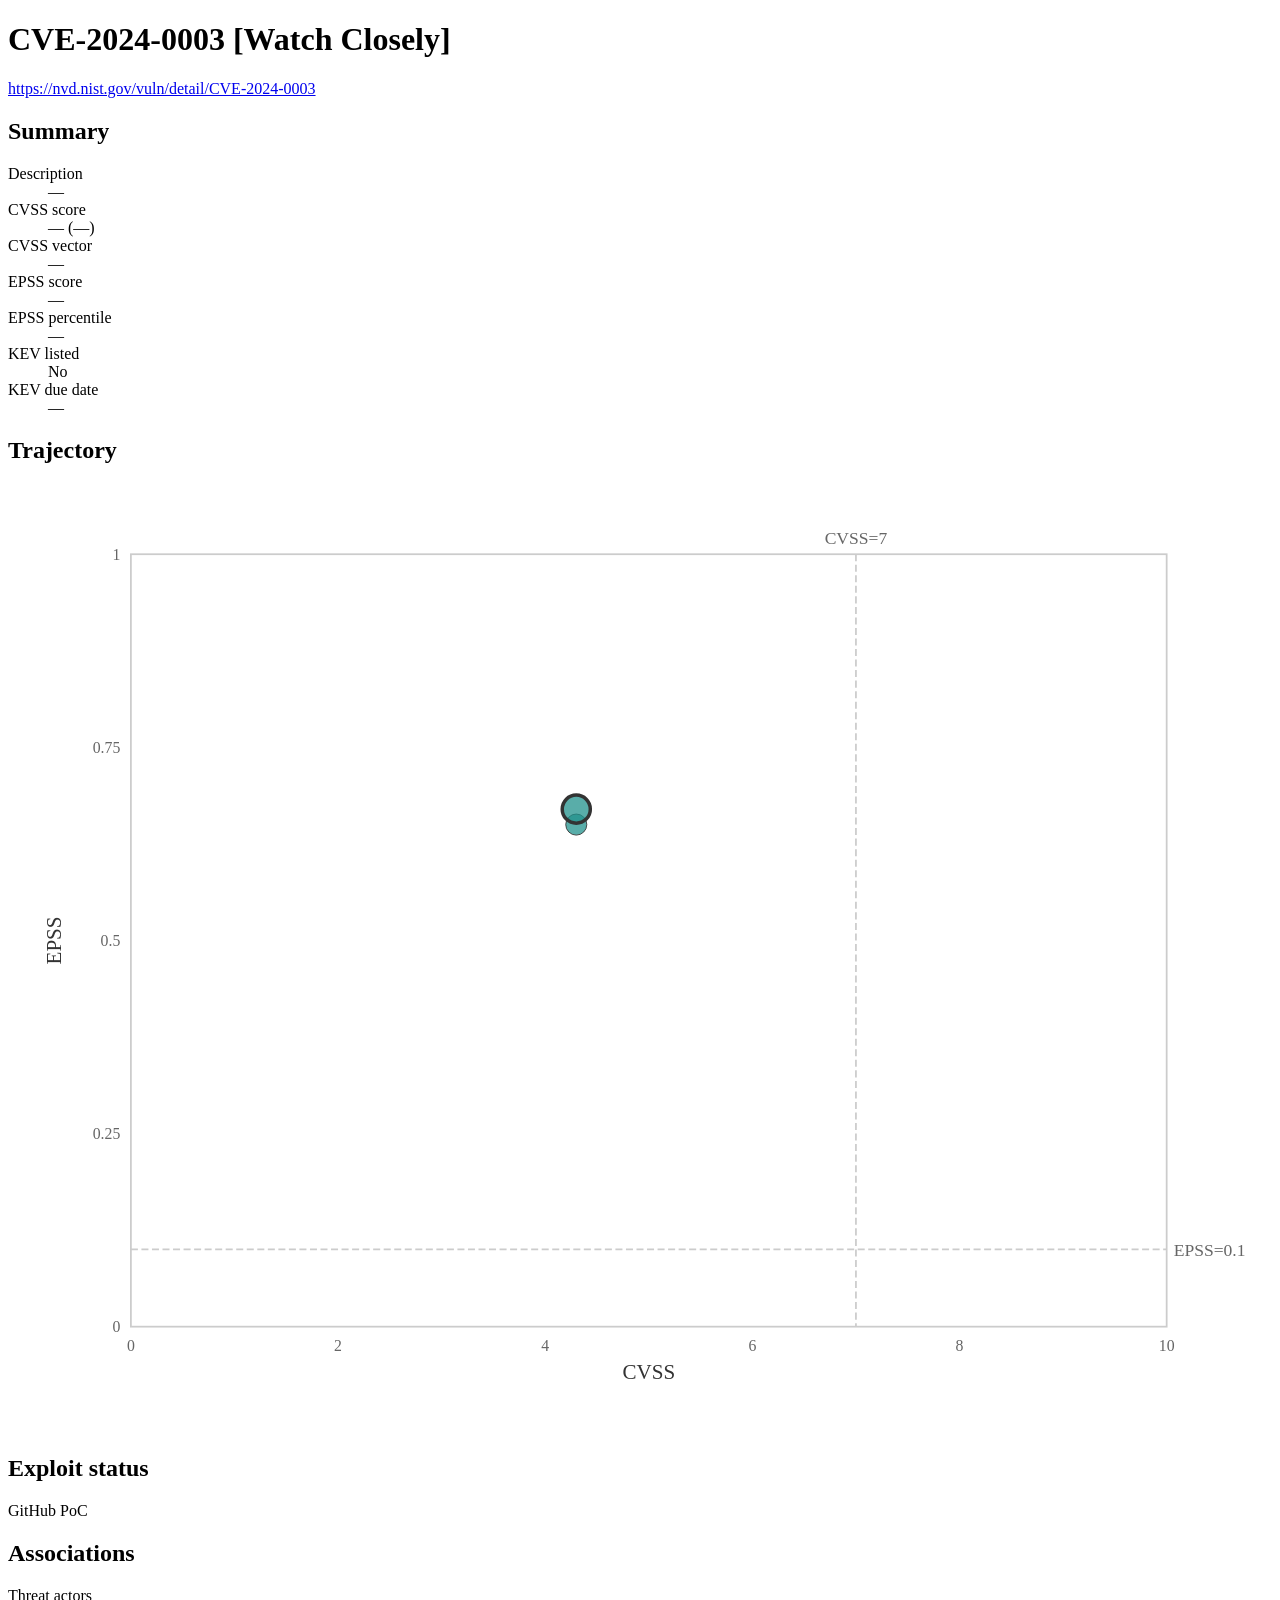
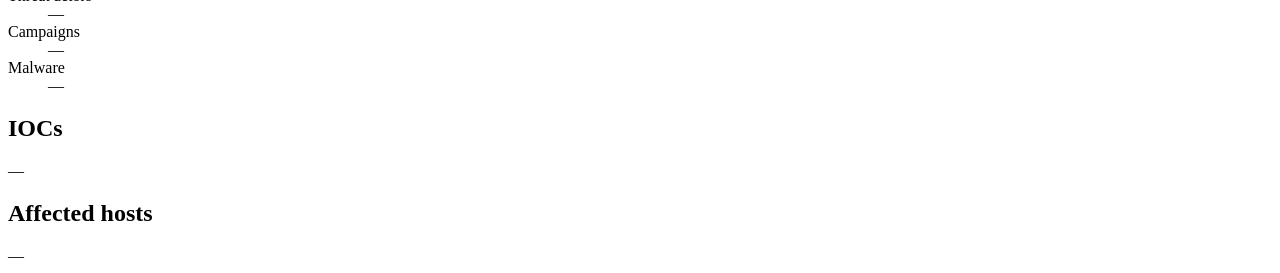
<file: examples/_web-sample/cve/CVE-2024-0003.html>
<!doctype html>
<html lang="en">
<head>
<meta charset="utf-8">
<meta name="generator" content="ramen-cve 0.2.0">
<title>CVE-2024-0003 — Ramen CVE Triage</title>
<link rel="stylesheet" href="../static/style.css">
</head>
<body>
<h1>CVE-2024-0003 <span class="bucket">[Watch Closely]</span></h1>
<p><a href="https://nvd.nist.gov/vuln/detail/CVE-2024-0003">https://nvd.nist.gov/vuln/detail/CVE-2024-0003</a></p>
<h2>Summary</h2>
<dl class="cve-summary">
<dt>Description</dt><dd>—</dd>
<dt>CVSS score</dt><dd>— (—)</dd>
<dt>CVSS vector</dt><dd>—</dd>
<dt>EPSS score</dt><dd>—</dd>
<dt>EPSS percentile</dt><dd>—</dd>
<dt>KEV listed</dt><dd>No</dd>
<dt>KEV due date</dt><dd>—</dd>
</dl>
<h2>Trajectory</h2>
<svg xmlns="http://www.w3.org/2000/svg" viewBox="0 0 720 540" role="img" aria-label="CVSS by EPSS quadrant chart">
<rect class="plot-frame" x="70" y="40" width="590" height="440" fill="none" stroke="#cccccc" stroke-width="1"/>
<line class="threshold cvss-threshold" x1="483.0" y1="40" x2="483.0" y2="480" stroke="#cccccc" stroke-dasharray="4,2" stroke-width="1"/>
<line class="threshold epss-threshold" x1="70" y1="436.0" x2="660" y2="436.0" stroke="#cccccc" stroke-dasharray="4,2" stroke-width="1"/>
<text class="threshold-label" x="483.0" y="34" text-anchor="middle" font-size="10" fill="#666666">CVSS=7</text>
<text class="threshold-label" x="664" y="436.0" text-anchor="start" font-size="10" fill="#666666" dy="0.35em">EPSS=0.1</text>
<text class="axis-label x-axis" x="365.0" y="510" text-anchor="middle" font-size="12" fill="#333333">CVSS</text>
<text class="axis-label y-axis" x="30.0" y="260.0" text-anchor="middle" font-size="12" fill="#333333" transform="rotate(-90 30.0 260.0)">EPSS</text>
<text class="tick x-tick" x="70.0" y="494" text-anchor="middle" font-size="9" fill="#666666">0</text>
<text class="tick x-tick" x="188.0" y="494" text-anchor="middle" font-size="9" fill="#666666">2</text>
<text class="tick x-tick" x="306.0" y="494" text-anchor="middle" font-size="9" fill="#666666">4</text>
<text class="tick x-tick" x="424.0" y="494" text-anchor="middle" font-size="9" fill="#666666">6</text>
<text class="tick x-tick" x="542.0" y="494" text-anchor="middle" font-size="9" fill="#666666">8</text>
<text class="tick x-tick" x="660.0" y="494" text-anchor="middle" font-size="9" fill="#666666">10</text>
<text class="tick y-tick" x="64" y="480.0" text-anchor="end" font-size="9" fill="#666666" dy="0.35em">0</text>
<text class="tick y-tick" x="64" y="370.0" text-anchor="end" font-size="9" fill="#666666" dy="0.35em">0.25</text>
<text class="tick y-tick" x="64" y="260.0" text-anchor="end" font-size="9" fill="#666666" dy="0.35em">0.5</text>
<text class="tick y-tick" x="64" y="150.0" text-anchor="end" font-size="9" fill="#666666" dy="0.35em">0.75</text>
<text class="tick y-tick" x="64" y="40.0" text-anchor="end" font-size="9" fill="#666666" dy="0.35em">1</text>
<circle class="cve cve-watch_closely" cx="323.7" cy="194.0" r="6" fill="#21918c" fill-opacity="0.75" stroke="#333333" stroke-width="0.5"><title>2025-12-01T10:00:00 — CVSS 4.3, EPSS 0.6500 (watch_closely)</title></circle>
<circle class="cve cve-watch_closely cve-latest" cx="323.7" cy="185.2" r="8" fill="#21918c" fill-opacity="0.75" stroke="#333333" stroke-width="2"><title>2026-01-15T09:00:00 — CVSS 4.3, EPSS 0.6700 (watch_closely)</title></circle>
</svg>
<h2>Exploit status</h2>
<p>GitHub PoC</p>
<h2>Associations</h2>
<dl class="cve-associations">
<dt>Threat actors</dt><dd>—</dd>
<dt>Campaigns</dt><dd>—</dd>
<dt>Malware</dt><dd>—</dd>
</dl>
<h2>IOCs</h2>
<p>—</p>
<h2>Affected hosts</h2>
—
</body>
</html>
</file>
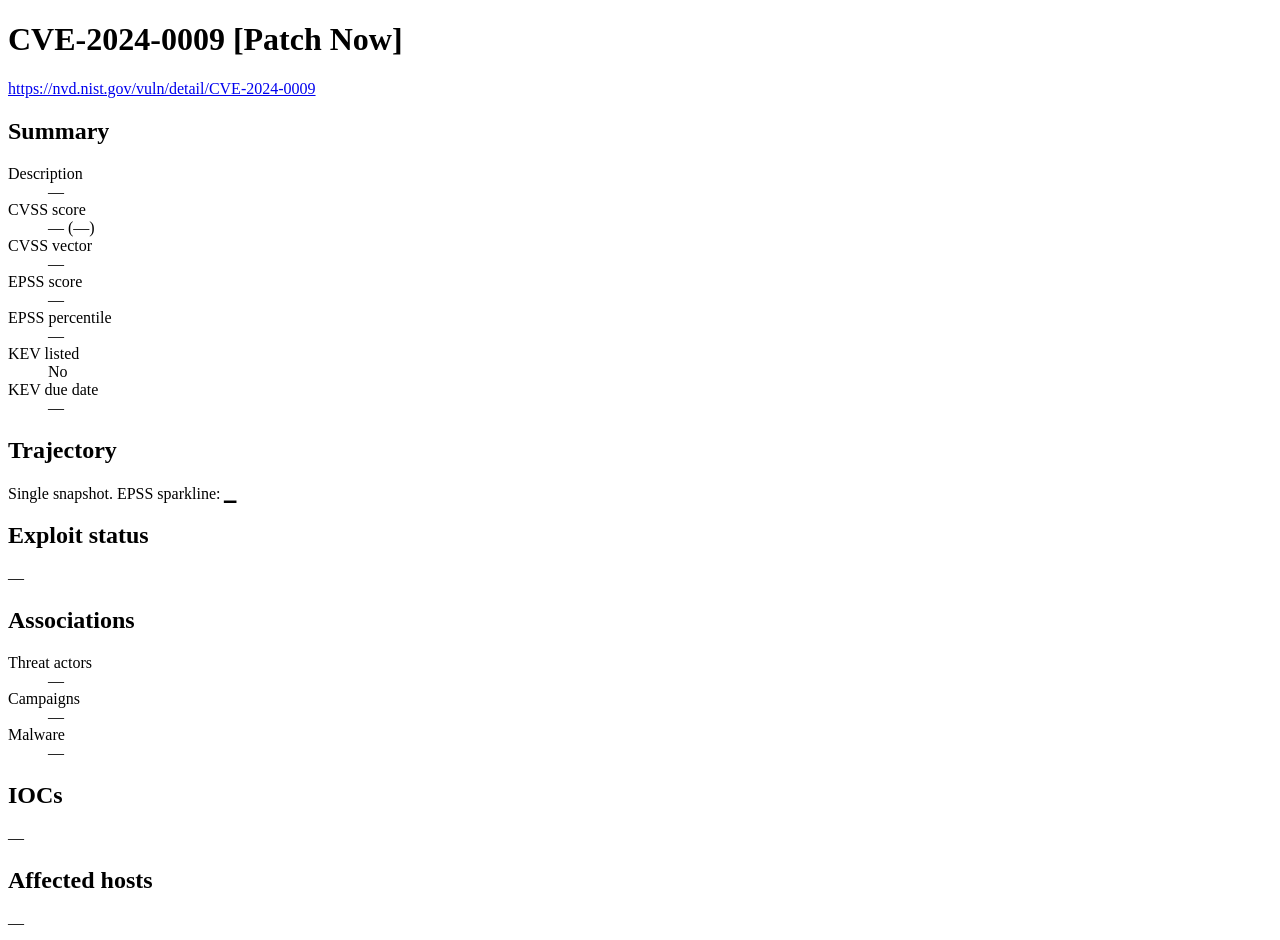
<file: examples/_web-sample/cve/CVE-2024-0009.html>
<!doctype html>
<html lang="en">
<head>
<meta charset="utf-8">
<meta name="generator" content="ramen-cve 0.2.0">
<title>CVE-2024-0009 — Ramen CVE Triage</title>
<link rel="stylesheet" href="../static/style.css">
</head>
<body>
<h1>CVE-2024-0009 <span class="bucket">[Patch Now]</span></h1>
<p><a href="https://nvd.nist.gov/vuln/detail/CVE-2024-0009">https://nvd.nist.gov/vuln/detail/CVE-2024-0009</a></p>
<h2>Summary</h2>
<dl class="cve-summary">
<dt>Description</dt><dd>—</dd>
<dt>CVSS score</dt><dd>— (—)</dd>
<dt>CVSS vector</dt><dd>—</dd>
<dt>EPSS score</dt><dd>—</dd>
<dt>EPSS percentile</dt><dd>—</dd>
<dt>KEV listed</dt><dd>No</dd>
<dt>KEV due date</dt><dd>—</dd>
</dl>
<h2>Trajectory</h2>
<p>Single snapshot. EPSS sparkline: ▁</p>
<h2>Exploit status</h2>
<p>—</p>
<h2>Associations</h2>
<dl class="cve-associations">
<dt>Threat actors</dt><dd>—</dd>
<dt>Campaigns</dt><dd>—</dd>
<dt>Malware</dt><dd>—</dd>
</dl>
<h2>IOCs</h2>
<p>—</p>
<h2>Affected hosts</h2>
—
</body>
</html>
</file>
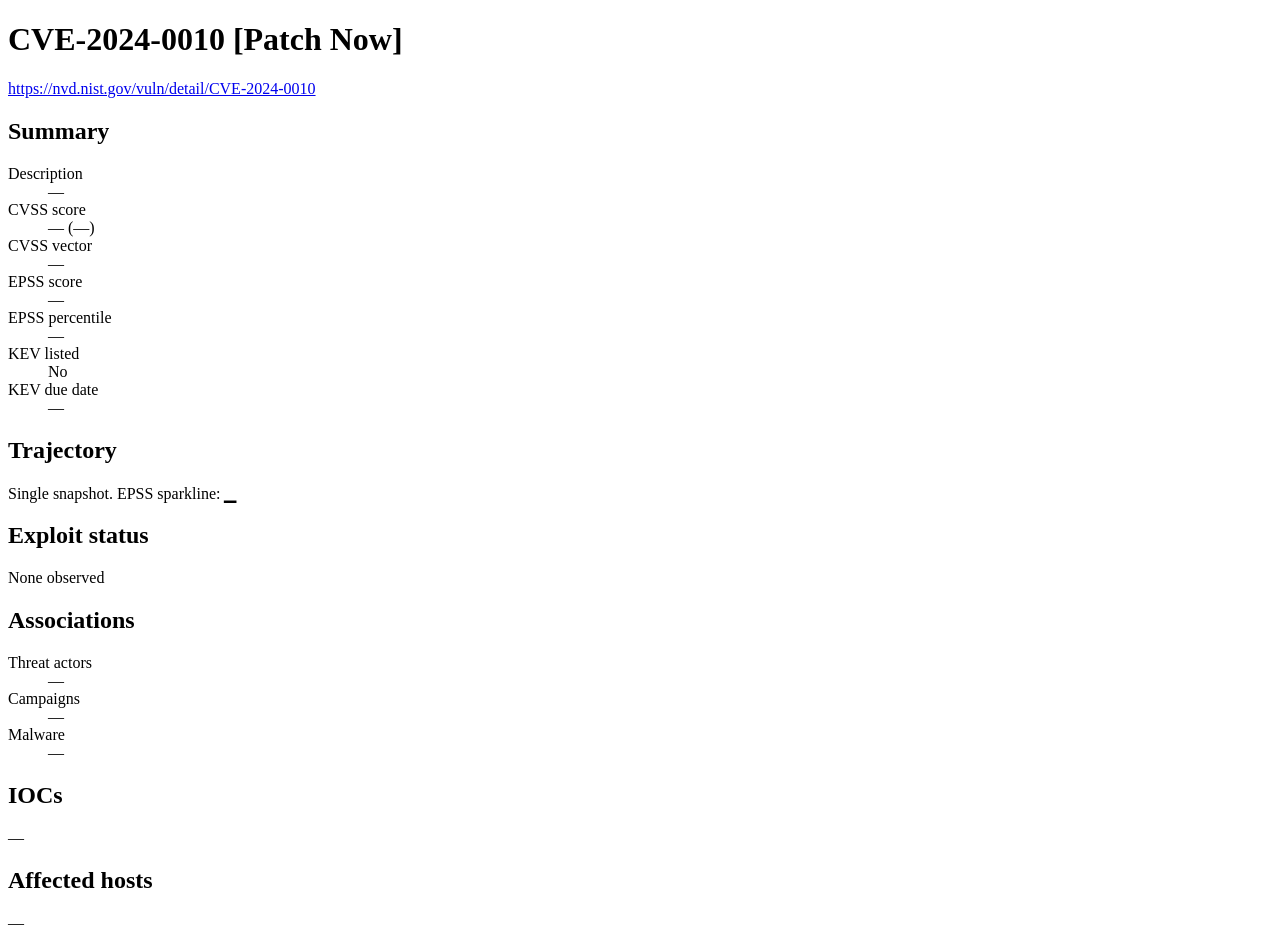
<file: examples/_web-sample/cve/CVE-2024-0010.html>
<!doctype html>
<html lang="en">
<head>
<meta charset="utf-8">
<meta name="generator" content="ramen-cve 0.2.0">
<title>CVE-2024-0010 — Ramen CVE Triage</title>
<link rel="stylesheet" href="../static/style.css">
</head>
<body>
<h1>CVE-2024-0010 <span class="bucket">[Patch Now]</span></h1>
<p><a href="https://nvd.nist.gov/vuln/detail/CVE-2024-0010">https://nvd.nist.gov/vuln/detail/CVE-2024-0010</a></p>
<h2>Summary</h2>
<dl class="cve-summary">
<dt>Description</dt><dd>—</dd>
<dt>CVSS score</dt><dd>— (—)</dd>
<dt>CVSS vector</dt><dd>—</dd>
<dt>EPSS score</dt><dd>—</dd>
<dt>EPSS percentile</dt><dd>—</dd>
<dt>KEV listed</dt><dd>No</dd>
<dt>KEV due date</dt><dd>—</dd>
</dl>
<h2>Trajectory</h2>
<p>Single snapshot. EPSS sparkline: ▁</p>
<h2>Exploit status</h2>
<p>None observed</p>
<h2>Associations</h2>
<dl class="cve-associations">
<dt>Threat actors</dt><dd>—</dd>
<dt>Campaigns</dt><dd>—</dd>
<dt>Malware</dt><dd>—</dd>
</dl>
<h2>IOCs</h2>
<p>—</p>
<h2>Affected hosts</h2>
—
</body>
</html>
</file>
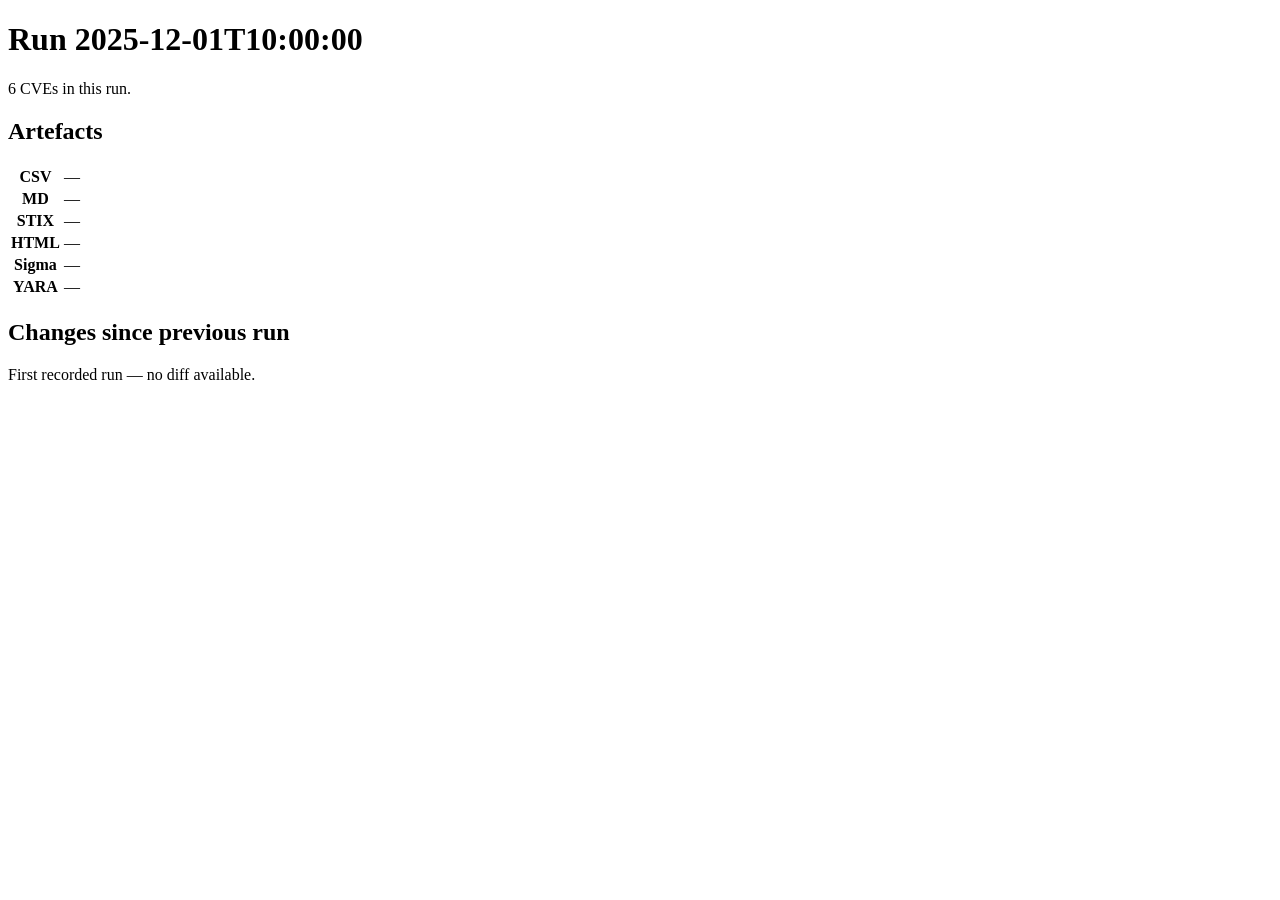
<file: examples/_web-sample/runs/2025-12-01T10-00-00.html>
<!doctype html>
<html lang="en">
<head>
<meta charset="utf-8">
<meta name="generator" content="ramen-cve 0.2.0">
<title>Run 2025-12-01T10:00:00 — Ramen CVE Triage</title>
<link rel="stylesheet" href="../static/style.css">
</head>
<body>
<h1>Run 2025-12-01T10:00:00</h1>
<p>6 CVEs in this run.</p>
<h2>Artefacts</h2>
<table>
<tr><th>CSV</th><td>—</td></tr>
<tr><th>MD</th><td>—</td></tr>
<tr><th>STIX</th><td>—</td></tr>
<tr><th>HTML</th><td>—</td></tr>
<tr><th>Sigma</th><td>—</td></tr>
<tr><th>YARA</th><td>—</td></tr>
</table>
<h2>Changes since previous run</h2>
<p>First recorded run — no diff available.</p>
</body>
</html>
</file>
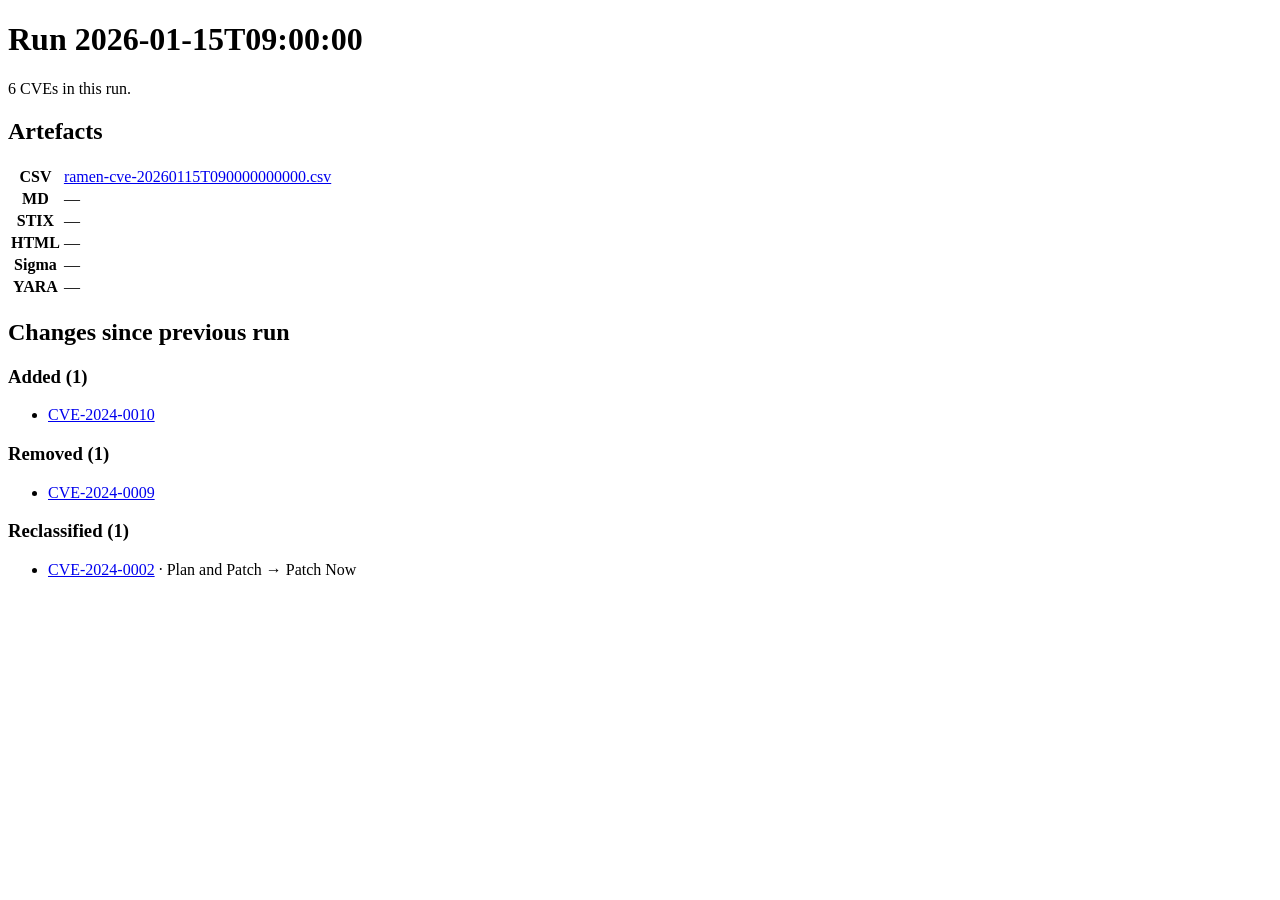
<file: examples/_web-sample/runs/2026-01-15T09-00-00.html>
<!doctype html>
<html lang="en">
<head>
<meta charset="utf-8">
<meta name="generator" content="ramen-cve 0.2.0">
<title>Run 2026-01-15T09:00:00 — Ramen CVE Triage</title>
<link rel="stylesheet" href="../static/style.css">
</head>
<body>
<h1>Run 2026-01-15T09:00:00</h1>
<p>6 CVEs in this run.</p>
<h2>Artefacts</h2>
<table>
<tr><th>CSV</th><td><a href="../out/ramen-cve-20260115T090000000000.csv">ramen-cve-20260115T090000000000.csv</a></td></tr>
<tr><th>MD</th><td>—</td></tr>
<tr><th>STIX</th><td>—</td></tr>
<tr><th>HTML</th><td>—</td></tr>
<tr><th>Sigma</th><td>—</td></tr>
<tr><th>YARA</th><td>—</td></tr>
</table>
<h2>Changes since previous run</h2>
<h3>Added (1)</h3>
<ul><li><a href="../cve/CVE-2024-0010.html">CVE-2024-0010</a></li></ul>
<h3>Removed (1)</h3>
<ul><li><a href="../cve/CVE-2024-0009.html">CVE-2024-0009</a></li></ul>
<h3>Reclassified (1)</h3>
<ul><li><a href="../cve/CVE-2024-0002.html">CVE-2024-0002</a> · Plan and Patch → Patch Now</li></ul>
</body>
</html>
</file>
<file: examples/_web-sample/static/style.css>
/* ramen-cve web ui — styling populated in Slice G. */
</file>
